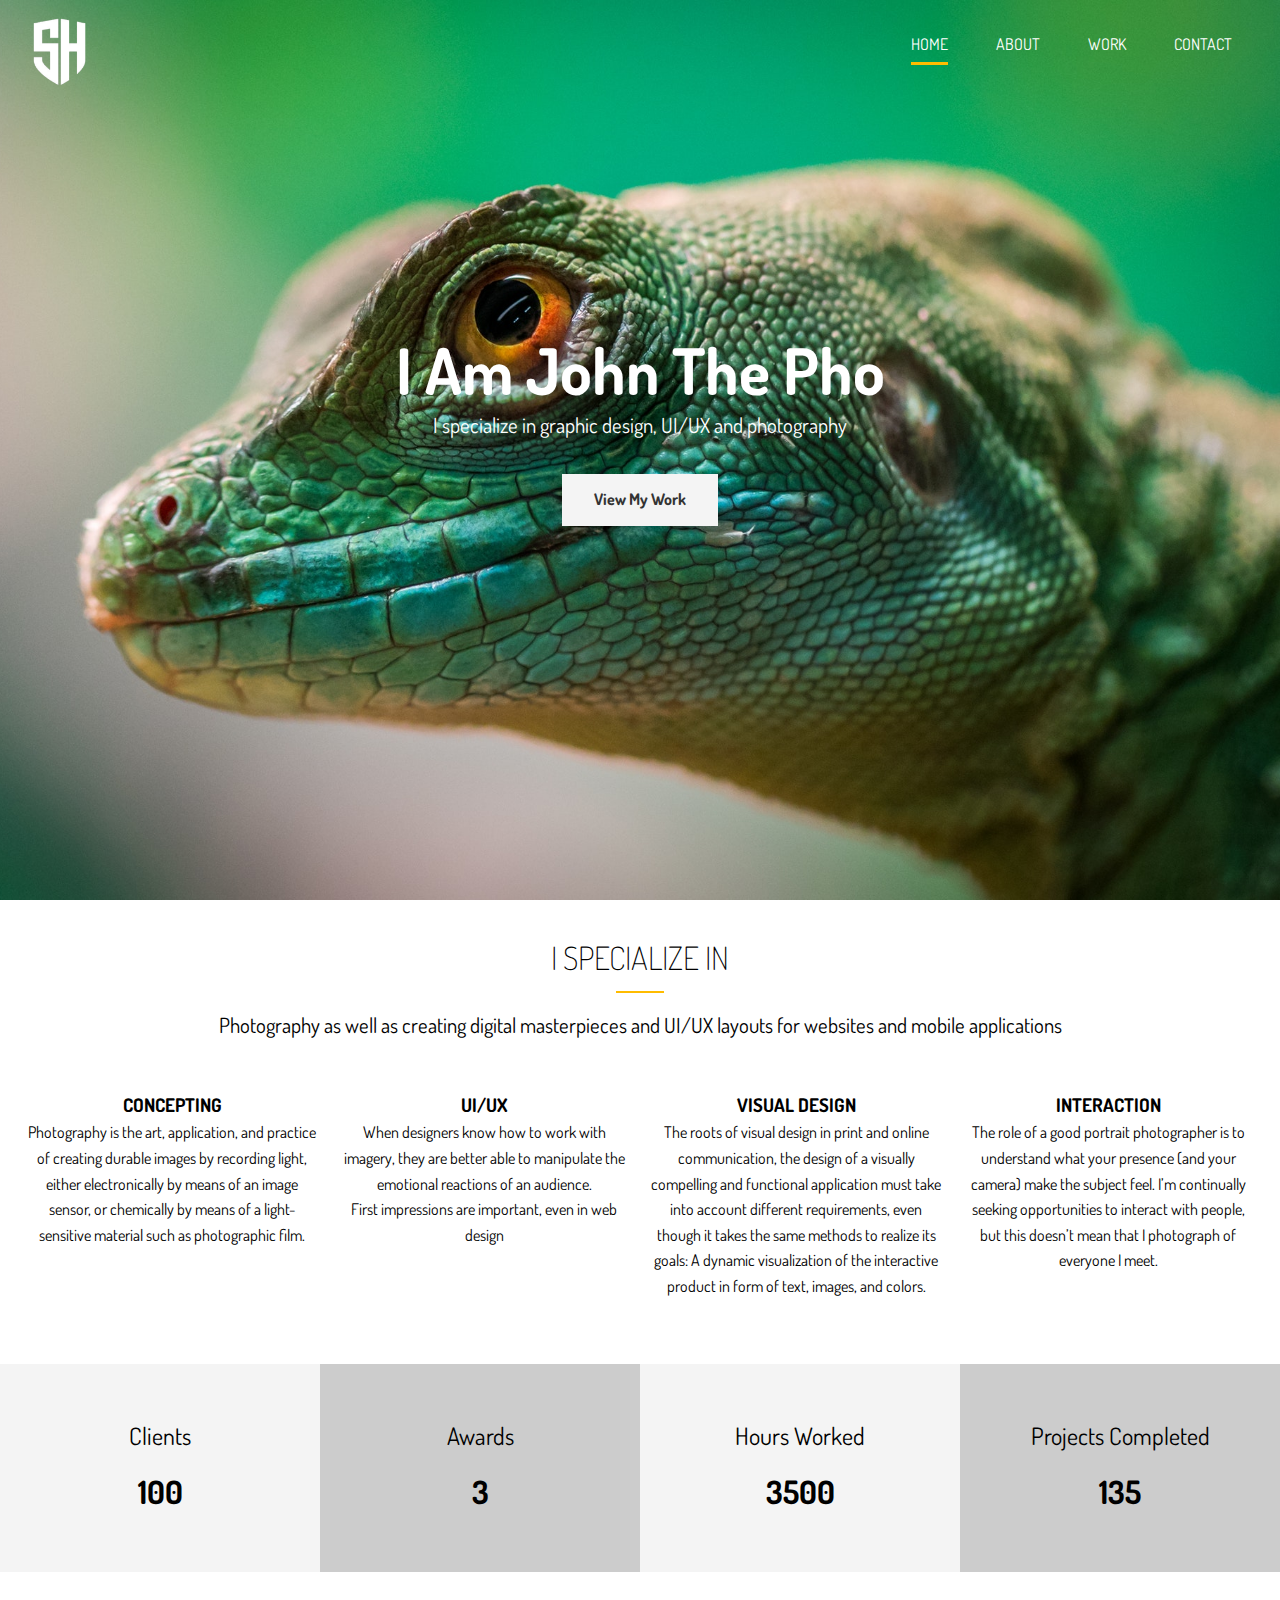
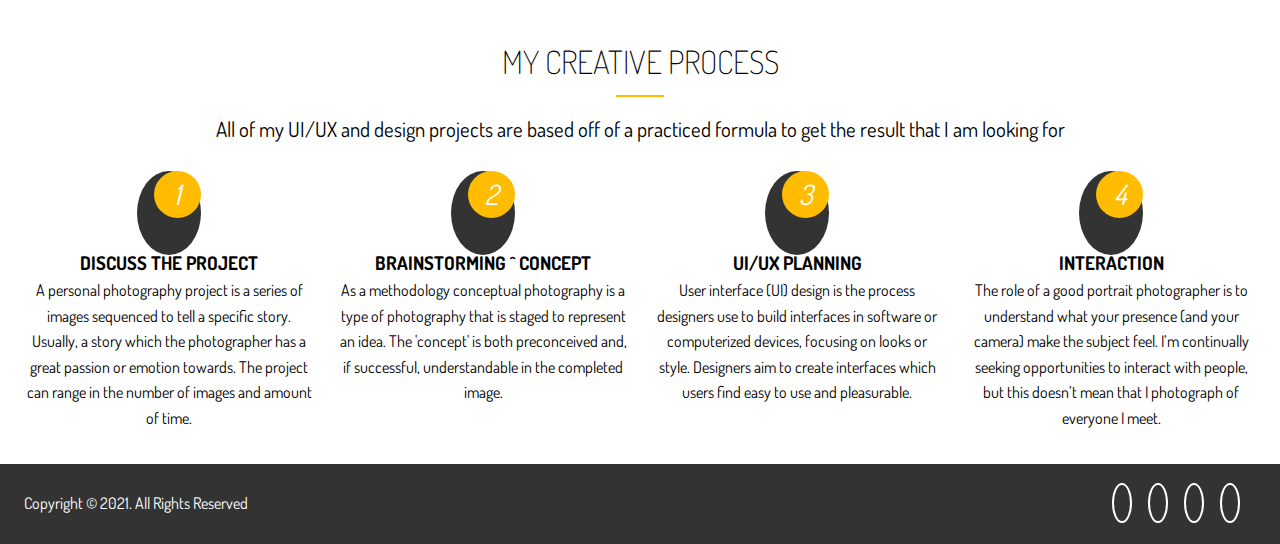
<file: index.html>
<!DOCTYPE html>
<html lang="en">
  <head>
    <meta charset="UTF-8" />
    <meta name="viewport" content="width=device-width, initial-scale=1.0" />
    <meta http-equiv="X-UA-Compatible" content="ie=edge" />
    <link
      rel="stylesheet"
      href="https://use.fontawesome.com/releases/v5.7.2/css/all.css"
      integrity="sha384-fnmOCqbTlWIlj8LyTjo7mOUStjsKC4pOpQbqyi7RrhN7udi9RwhKkMHpvLbHG9Sr"
      crossorigin="anonymous"
    />
    <link
      href="https://fonts.googleapis.com/css?family=Dosis"
      rel="stylesheet"
    />
    <link rel="stylesheet" href="css/main.css" />
    <title>John Doe | UI/UX Designer & Photographer</title>
  </head>
  <body>
    <!-- Header -->
    <header id="header-home">
      <div class="container">
        <nav id="main-nav">
          <img src="img/logo.png" alt="My Portfolio" id="logo" />
          <ul>
            <li><a href="index.html" class="current">Home</a></li>
            <li><a href="about.html">About</a></li>
            <li><a href="work.html">Work</a></li>
            <li><a href="contact.html">Contact</a></li>
          </ul>
        </nav>
        <div class="header-content">
          <h1>
            I Am John The
            <span
              class="txt-type"
              data-wait="3000"
              data-words='["Photographer", "Designer", "UI/UX Dev"]'
            ></span>
          </h1>
          <p class="lead">
            I specialize in graphic design, UI/UX and photography
          </p>
          <a href="work.html" class="btn-light"> <b> View My Work </b> </a>
        </div>
      </div>
    </header>

    <!-- Section A: Specialize -->
    <section id="home-a" class="text-center py-2">
      <div class="container">
        <h2 class="section-title">I Specialize In</h2>
        <div class="bottom-line"></div>
        <p class="lead">
          Photography as well as creating digital masterpieces and UI/UX layouts
          for websites and mobile applications
        </p>
        <div class="specials">
          <div>
            <i class="fas fa-file-alt fa-2x"></i>
            <h3>Concepting</h3>
            <p>
              Photography is the art, application, 
              and practice of creating durable images by recording light, 
              either electronically by means of an image sensor, 
              or chemically by means of a light-sensitive material such as photographic film.
            </p>
          </div>
          <div>
            <i class="fas fa-desktop fa-2x"></i>
            <h3>UI/UX</h3>
            <p>
              When designers know how to work with imagery, 
              they are better able to manipulate the emotional reactions of an audience.
            <br>First impressions are important, even in web design
            </p>
          </div>
          <div>
            <i class="fas fa-object-ungroup fa-2x"></i>
            <h3>Visual Design</h3>
            <p>
              The roots of visual design in print and online communication, 
              the design of a visually compelling and functional application must 
              take into account different requirements, 
              even though it takes the same methods to realize its goals: 
              A dynamic visualization of the interactive product in form of text, images, and colors.
            </p>
          </div>
          <div>
            <i class="fas fa-thumbs-up fa-2x"></i>
            <h3>Interaction</h3>
            <p>
              The role of a good portrait photographer is to understand what 
              your presence (and your camera) make the subject feel. 
              I’m continually seeking opportunities to interact with people, 
              but this doesn’t mean that I photograph of everyone I meet.
            </p>
          </div>
        </div>
      </div>
    </section>

    <!-- Section B: Stats -->
    <section id="home-b" class="text-center py-2">
      <div class="stats">
        <div>
          <ul>
            <li><i class="fas fa-users fa-3x"></i></li>
            <li class="stats-title">Clients</li>
            <li class="stats-number">100</li>
          </ul>
        </div>
        <div>
          <ul>
            <li><i class="fas fa-award fa-3x"></i></li>
            <li class="stats-title">Awards</li>
            <li class="stats-number">3</li>
          </ul>
        </div>
        <div>
          <ul>
            <li><i class="fas fa-hourglass-start fa-3x"></i></li>
            <li class="stats-title">Hours Worked</li>
            <li class="stats-number">3500</li>
          </ul>
        </div>
        <div>
          <ul>
            <li><i class="fas fa-code-branch fa-3x"></i></li>
            <li class="stats-title">Projects Completed</li>
            <li class="stats-number">135</li>
          </ul>
        </div>
      </div>
    </section>

    <!-- Section C: Process -->
    <section id="home-c" class="text-center py-2">
      <div class="container">
        <h2 class="section-title">
          My Creative Process
        </h2>
        <div class="bottom-line"></div>
        <p class="lead">
          All of my UI/UX and design projects are based off of a practiced
          formula to get the result that I am looking for
        </p>
        <div class="process">
          <div>
            <i class="fas fa-file-alt fa-4x process-icon my-2">
              <div class="process-step">1</div>
            </i>
            <h3>Discuss The Project</h3>
            <p>
              A personal photography project is a series of images sequenced to tell a specific story. 
              Usually, a story which the photographer has a great passion or emotion towards. 
              The project can range in the number of images and amount of time.
            </p>
          </div>
          <div>
            <i class="fas fa-desktop fa-4x process-icon my-2">
              <div class="process-step">2</div>
            </i>
            <h3>Brainstorming ^ Concept</h3>
            <p>
              As a methodology conceptual photography is a type of 
              photography that is staged to represent an idea. 
              The 'concept' is both preconceived and, if successful, 
              understandable in the completed image.
            </p>
          </div>
          <div>
            <i class="fas fa-object-ungroup fa-4x process-icon my-2">
              <div class="process-step">3</div>
            </i>
            <h3>UI/UX Planning</h3>
            <p>
              User interface (UI) design is the process designers use to build 
              interfaces in software or computerized devices, focusing on looks or style. 
              Designers aim to create interfaces which users find easy to use and pleasurable. 
            </p>
          </div>
          <div>
            <i class="fas fa-thumbs-up fa-4x process-icon my-2">
              <div class="process-step">4</div>
            </i>
            <h3>Interaction</h3>
            <p>
              The role of a good portrait photographer is to understand what your presence 
              (and your camera) make the subject feel. I’m continually seeking 
              opportunities to interact with people, 
              but this doesn’t mean that I photograph of everyone I meet.
            </p>
          </div>
        </div>
      </div>
    </section>

    <!-- Footer -->
    <footer id="main-footer">
      <div class="footer-content container">
        <p>Copyright &copy; 2021. All Rights Reserved</p>
        <div class="social">
          <a href="https://chat.whatsapp.com/HPEjm1mwq4g7JsaerkxhVR"> <i class="fab fa-whatsapp"></i> </a>
          <a href="https://www.facebook.com/hera.dilshad.7"> <i class="fab fa-facebook"></i> </a> 
          <a href="https://www.instagram.com/harshgoyal61900/"> <i class="fab fa-instagram"></i> </a>
          <a href="https://www.linkedin.com/in/mohammad-saif-84147b198/"> <i class="fab fa-linkedin"></i> </a>
        </div>
      </div>
    </footer>

    <!-- Type Effect Tutorial: https://www.youtube.com/watch?v=POX3dT-pB4E -->
    <script src="js/typewriter.js"></script>
  </body>
</html>
</file>
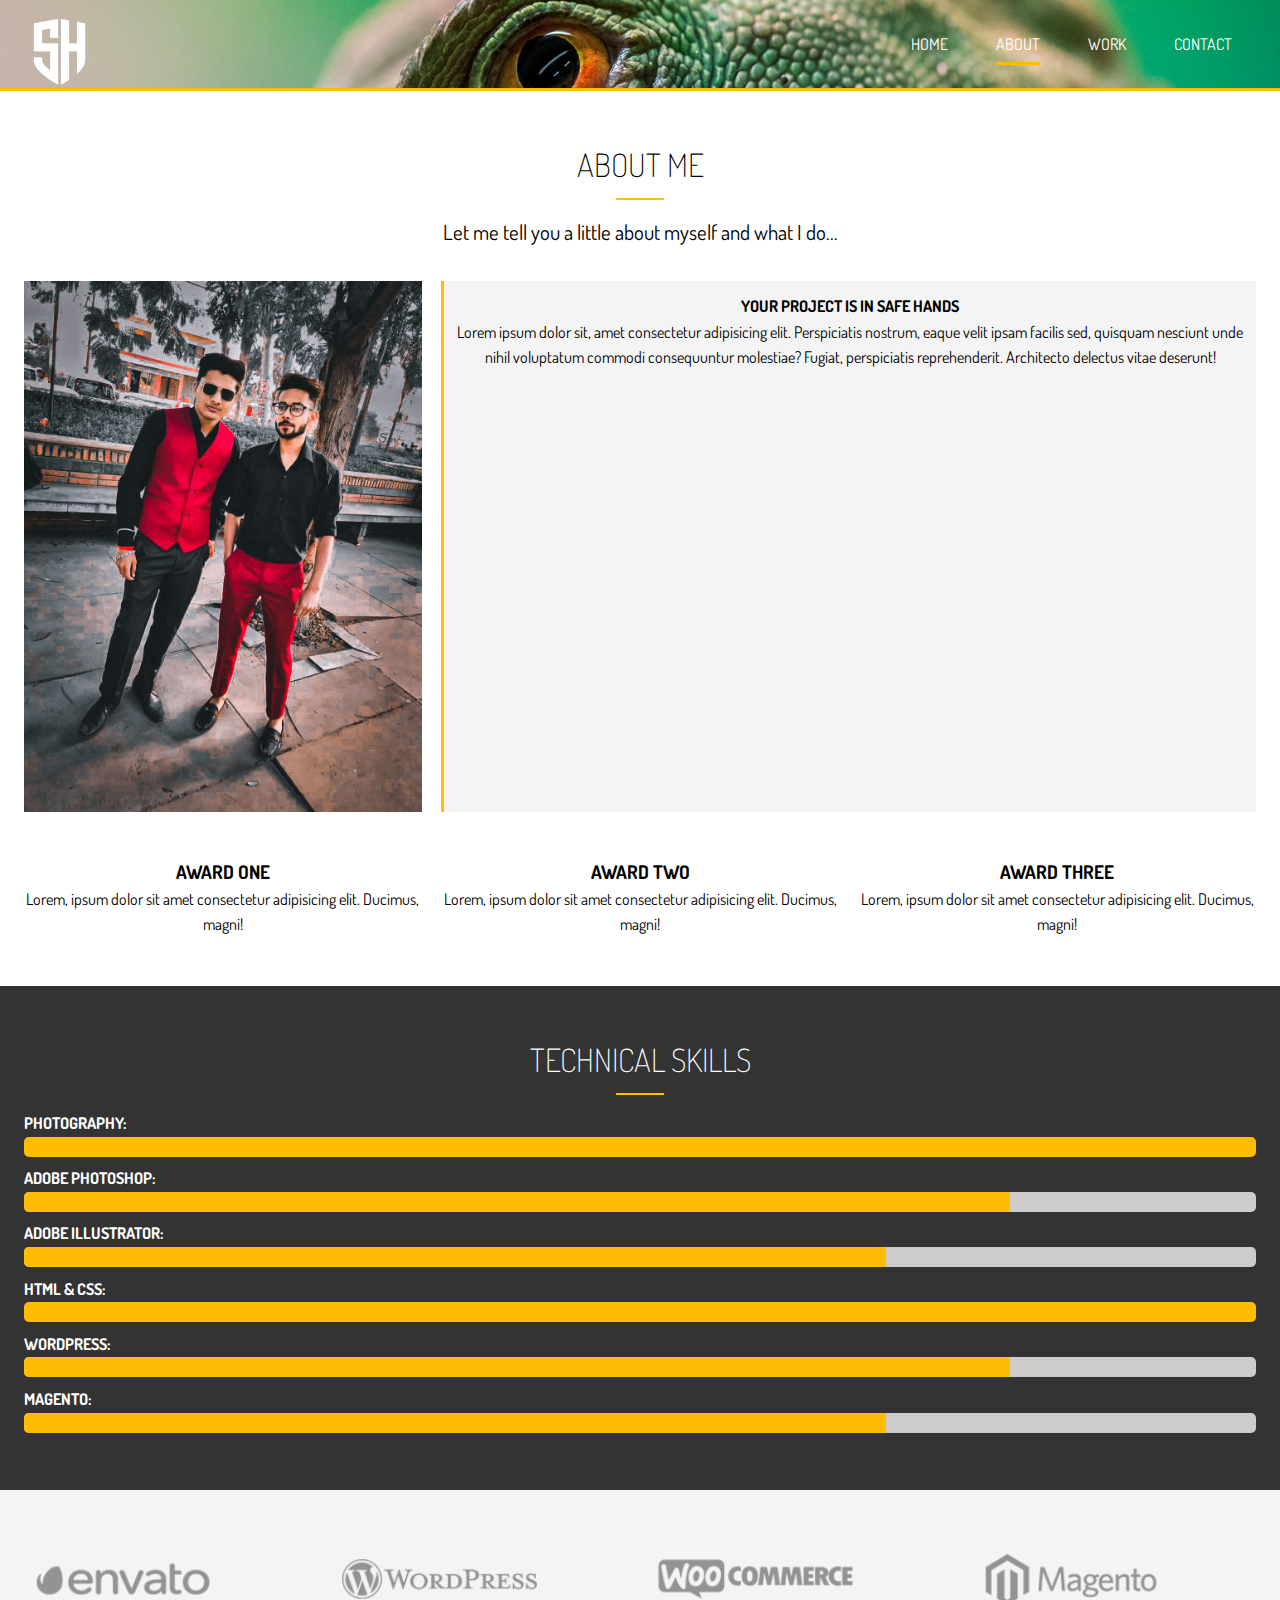
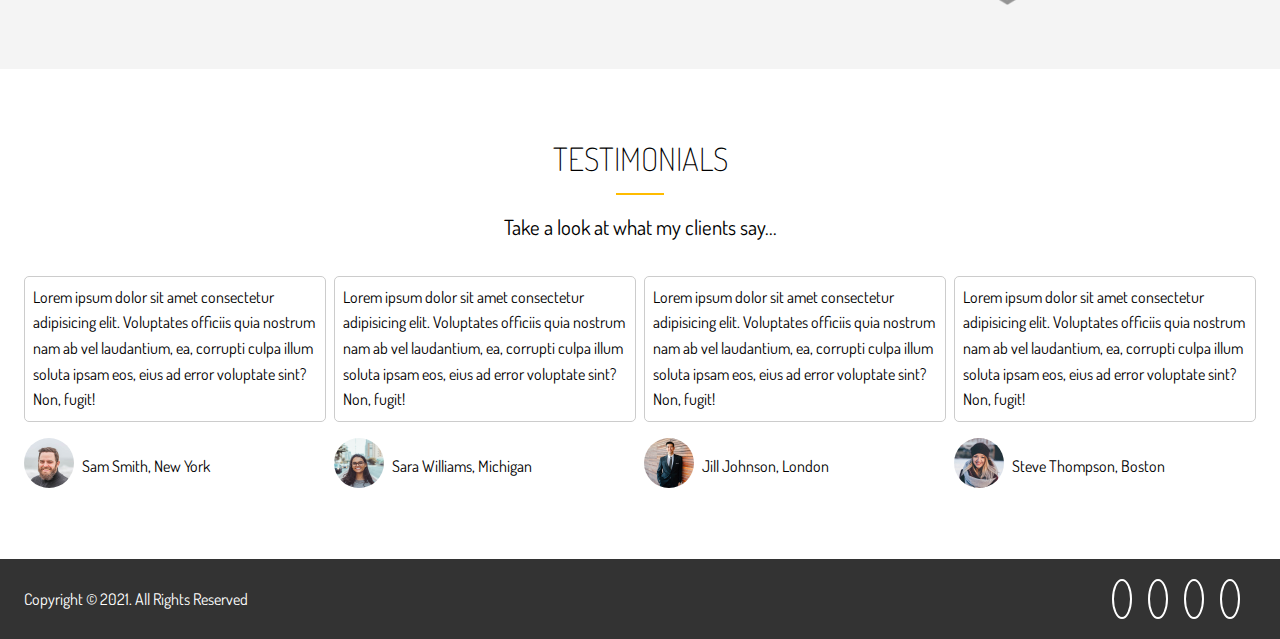
<file: about.html>
<!DOCTYPE html>
<html lang="en">
  <head>
    <meta charset="UTF-8" />
    <meta name="viewport" content="width=device-width, initial-scale=1.0" />
    <meta http-equiv="X-UA-Compatible" content="ie=edge" />
    <link
      rel="stylesheet"
      href="https://use.fontawesome.com/releases/v5.7.2/css/all.css"
      integrity="sha384-fnmOCqbTlWIlj8LyTjo7mOUStjsKC4pOpQbqyi7RrhN7udi9RwhKkMHpvLbHG9Sr"
      crossorigin="anonymous"
    />
    <link
      href="https://fonts.googleapis.com/css?family=Dosis"
      rel="stylesheet"
    />
    <link rel="stylesheet" href="css/main.css" />
    <title>About Me | UI/UX Designer & Photographer</title>
  </head>
  <body>
    <!-- Header -->
    <header id="header-inner">
      <div class="container">
        <nav id="main-nav">
          <img src="img/logo.png" alt="My Portfolio" id="logo" />
          <ul>
            <li><a href="index.html">Home</a></li>
            <li><a href="about.html" class="current">About</a></li>
            <li><a href="work.html">Work</a></li>
            <li><a href="contact.html">Contact</a></li>
          </ul>
        </nav>
      </div>
    </header>

    <!-- Section A: Info -->
    <section id="about-a" class="text-center py-3">
      <div class="container">
        <h2 class="section-title">About Me</h2>
        <div class="bottom-line"></div>
        <p class="lead">
          Let me tell you a little about myself and what I do...
        </p>
        <div class="about-info">
          <img src="img/about.jpg" alt="" class="bio-image" />
          <div class="bio bg-light">
            <h4>Your Project Is In Safe Hands</h4>
            <p>
              Lorem ipsum dolor sit, amet consectetur adipisicing elit.
              Perspiciatis nostrum, eaque velit ipsam facilis sed, quisquam
              nesciunt unde nihil voluptatum commodi consequuntur molestiae?
              Fugiat, perspiciatis reprehenderit. Architecto delectus vitae
              deserunt!
            </p>
          </div>
          <div class="award-1">
            <i class="fas fa-award fa-3x"></i>
            <h3>Award One</h3>
            <p>
              Lorem, ipsum dolor sit amet consectetur adipisicing elit. Ducimus,
              magni!
            </p>
          </div>
          <div class="award-2">
            <i class="fas fa-award fa-3x"></i>
            <h3>Award Two</h3>
            <p>
              Lorem, ipsum dolor sit amet consectetur adipisicing elit. Ducimus,
              magni!
            </p>
          </div>
          <div class="award-3">
            <i class="fas fa-award fa-3x"></i>
            <h3>Award Three</h3>
            <p>
              Lorem, ipsum dolor sit amet consectetur adipisicing elit. Ducimus,
              magni!
            </p>
          </div>
        </div>
      </div>
    </section>

    <!-- Section B: Progress Bars -->
    <section id="about-b" class="bg-dark py-3">
      <div class="container">
        <h2 class="section-title">Technical Skills</h2>
        <div class="bottom-line"></div>
        <h4>Photography:</h4>
        <div class="progress">
          <div style="width:100%"></div>
        </div>
        <h4>Adobe Photoshop:</h4>
        <div class="progress">
          <div style="width:80%"></div>
        </div>
        <h4>Adobe Illustrator:</h4>
        <div class="progress">
          <div style="width:70%"></div>
        </div>
        <h4>HTML & CSS:</h4>
        <div class="progress">
          <div style="width:100%"></div>
        </div>
        <h4>Wordpress:</h4>
        <div class="progress">
          <div style="width:80%"></div>
        </div>
        <h4>Magento:</h4>
        <div class="progress">
          <div style="width:70%"></div>
        </div>
      </div>
    </section>

    <!-- Section C: Logos -->
    <section id="about-c" class="py-4 bg-light">
      <div class="container">
        <div class="about-logos">
          <img src="img/about-logos/logo-envato.png" alt="" />
          <img src="img/about-logos/logo-wordpress.png" alt="" />
          <img src="img/about-logos/logo-woocommerce.png" alt="" />
          <img src="img/about-logos/logo-magento.png" alt="" />
        </div>
      </div>
    </section>

    <!-- Section D: Testimonials -->
    <section id="about-d" class="py-4">
      <div class="container">
        <h2 class="section-title">Testimonials</h2>
        <div class="bottom-line"></div>
        <p class="lead text-center">Take a look at what my clients say...</p>
        <div class="testimonials">
          <div>
            <p>
              Lorem ipsum dolor sit amet consectetur adipisicing elit.
              Voluptates officiis quia nostrum nam ab vel laudantium, ea,
              corrupti culpa illum soluta ipsam eos, eius ad error voluptate
              sint? Non, fugit!
            </p>
            <ul>
              <li><img src="img/testimonials//person1.jpg" alt="" /></li>
              <li>Sam Smith, New York</li>
            </ul>
          </div>
          <div>
            <p>
              Lorem ipsum dolor sit amet consectetur adipisicing elit.
              Voluptates officiis quia nostrum nam ab vel laudantium, ea,
              corrupti culpa illum soluta ipsam eos, eius ad error voluptate
              sint? Non, fugit!
            </p>
            <ul>
              <li><img src="img/testimonials//person2.jpg" alt="" /></li>
              <li>Sara Williams, Michigan</li>
            </ul>
          </div>
          <div>
            <p>
              Lorem ipsum dolor sit amet consectetur adipisicing elit.
              Voluptates officiis quia nostrum nam ab vel laudantium, ea,
              corrupti culpa illum soluta ipsam eos, eius ad error voluptate
              sint? Non, fugit!
            </p>
            <ul>
              <li><img src="img/testimonials//person3.jpg" alt="" /></li>
              <li>Jill Johnson, London</li>
            </ul>
          </div>
          <div>
            <p>
              Lorem ipsum dolor sit amet consectetur adipisicing elit.
              Voluptates officiis quia nostrum nam ab vel laudantium, ea,
              corrupti culpa illum soluta ipsam eos, eius ad error voluptate
              sint? Non, fugit!
            </p>
            <ul>
              <li><img src="img/testimonials//person4.jpg" alt="" /></li>
              <li>Steve Thompson, Boston</li>
            </ul>
          </div>
        </div>
      </div>
    </section>

    <!-- Footer -->
    <footer id="main-footer">
      <div class="footer-content container">
        <p>Copyright &copy; 2021. All Rights Reserved</p>
        <div class="social">
          <a href="https://chat.whatsapp.com/HPEjm1mwq4g7JsaerkxhVR"> <i class="fab fa-whatsapp"></i> </a>
          <a href="https://www.facebook.com/hera.dilshad.7"> <i class="fab fa-facebook"></i> </a> 
          <a href="https://www.instagram.com/harshgoyal61900/"> <i class="fab fa-instagram"></i> </a>
          <a href="https://www.linkedin.com/in/mohammad-saif-84147b198/"> <i class="fab fa-linkedin"></i> </a>
        </div>
      </div>
    </footer>
  </body>
</html>
</file>
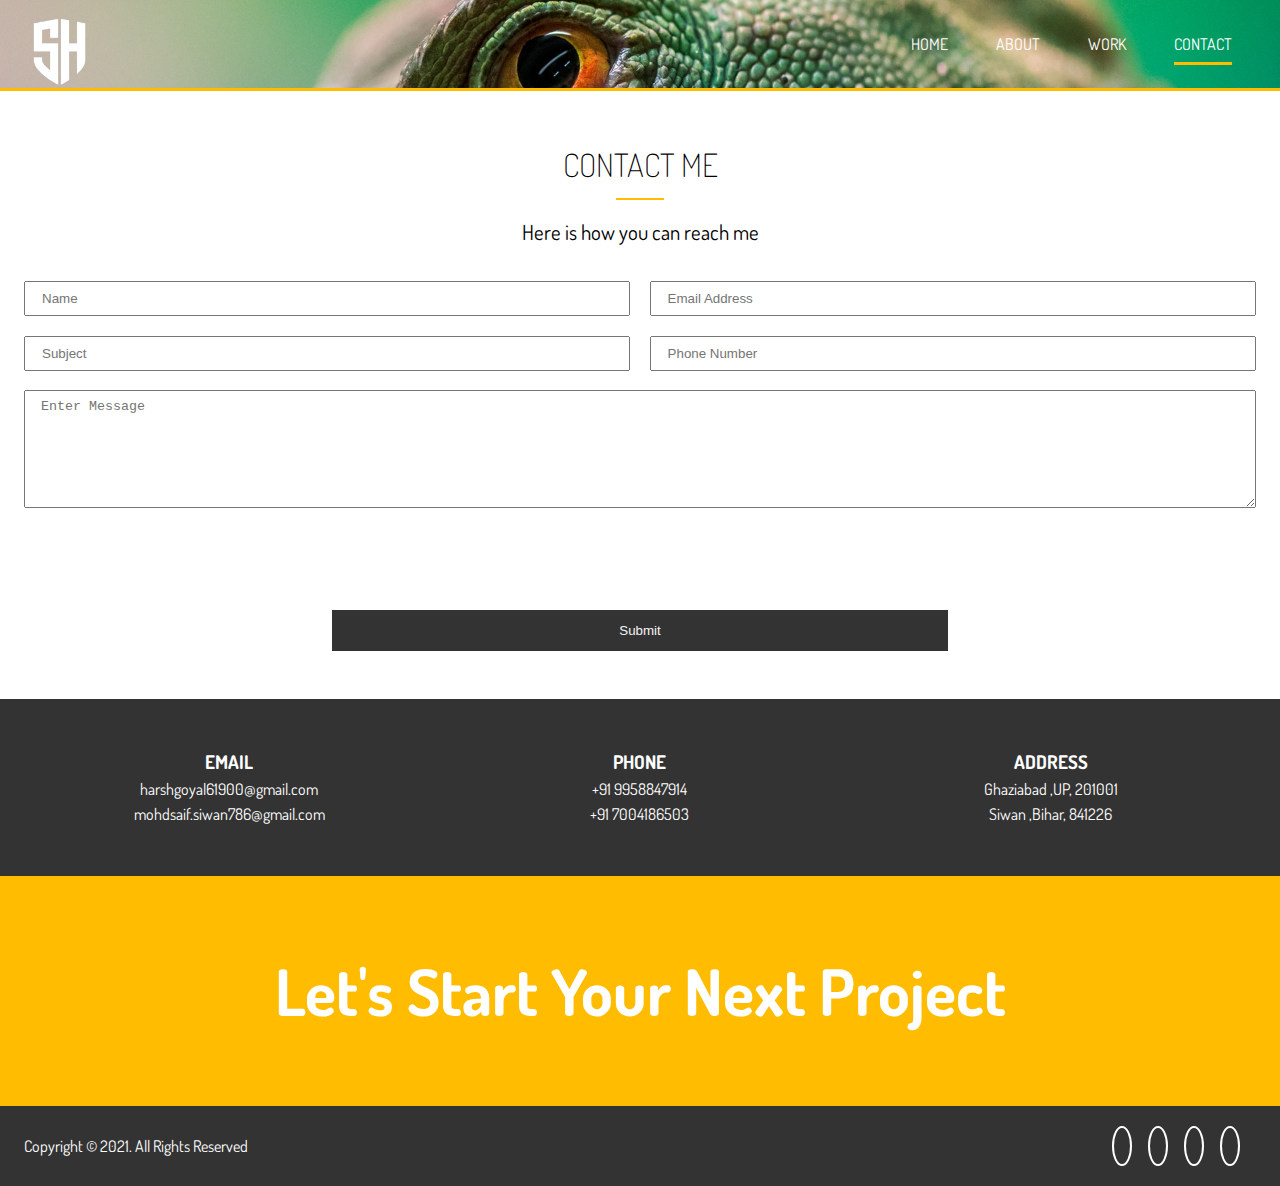
<file: contact.html>
<!DOCTYPE html>
<html lang="en">
  <head>
    <meta charset="UTF-8" />
    <meta name="viewport" content="width=device-width, initial-scale=1.0" />
    <meta http-equiv="X-UA-Compatible" content="ie=edge" />
    <link
      rel="stylesheet"
      href="https://use.fontawesome.com/releases/v5.7.2/css/all.css"
      integrity="sha384-fnmOCqbTlWIlj8LyTjo7mOUStjsKC4pOpQbqyi7RrhN7udi9RwhKkMHpvLbHG9Sr"
      crossorigin="anonymous"
    />
    <link
      href="https://fonts.googleapis.com/css?family=Dosis"
      rel="stylesheet"
    />
    <link rel="stylesheet" href="css/main.css" />
    <title>Contact Me | UI/UX Designer & Photographer</title>
  </head>
  <body>
    <!-- Header -->
    <header id="header-inner">
      <div class="container">
        <nav id="main-nav">
          <img src="img/logo.png" alt="My Portfolio" id="logo" />
          <ul>
            <li><a href="index.html">Home</a></li>
            <li><a href="about.html">About</a></li>
            <li><a href="work.html">Work</a></li>
            <li><a href="contact.html" class="current">Contact</a></li>
          </ul>
        </nav>
      </div>
    </header>

    <!-- Section A: Contact Form -->
    <section id="contact-a" class="text-center py-3">
      <div class="container">
        <h2 class="section-title">Contact Me</h2>
        <div class="bottom-line"></div>
        <p class="lead">Here is how you can reach me</p>
        <form method="POST" data-netlify="true" data-netlify-recaptcha="true">
          <div class="text-fields">
            <input
              type="text"
              class="text-input name-input"
              placeholder="Name"
              name="name"
            />
            <input
              type="text"
              class="text-input subject-input"
              placeholder="Subject"
              name="subject"
            />
            <input
              type="email"
              class="text-input email-input"
              placeholder="Email Address"
              name="email"
            />
            <input
              type="text"
              class="text-input phone-input"
              placeholder="Phone Number"
              name="phone"
            />
            <textarea
              class="text-input message-input"
              placeholder="Enter Message"
              name="message"
            ></textarea>
            <div class="my-2">
              <div data-netlify-recaptcha="true"></div>
            </div>
          </div>
          <button type="submit" class="btn-dark">Submit</button>
        </form>
      </div>
    </section>

    <!-- Section B: Contact Info -->
    <section id="contact-b" class="py-3 bg-dark">
      <div class="container">
        <div class="contact-info">
          <div>
            <i class="fas fa-envelope fa-2x"></i>
            <h3>Email</h3>
            <p>harshgoyal61900@gmail.com</p>
            <p>mohdsaif.siwan786@gmail.com</p>
          </div>
          <div>
            <i class="fas fa-phone fa-2x"></i>
            <h3>Phone</h3>
            <p>+91 9958847914</p>
            <p>+91 7004186503</p>
          </div>
          <div>
            <i class="fas fa-address-card fa-2x"></i>
            <h3>Address</h3>
            <p>Ghaziabad ,UP, 201001</p>
            <p>Siwan ,Bihar, 841226</p>
          </div>
        </div>
      </div>
    </section>

    <!-- Section C: Tagline -->
    <section id="contact-c" class="bg-main py-4">
      <div class="container">
        <h1>Let's Start Your Next Project</h1>
      </div>
    </section>

    <!-- Footer -->
    <footer id="main-footer">
      <div class="footer-content container">
        <p>Copyright &copy; 2021. All Rights Reserved</p>
        <div class="social">
          <a href="https://chat.whatsapp.com/HPEjm1mwq4g7JsaerkxhVR"> <i class="fab fa-whatsapp"></i> </a>
          <a href="https://www.facebook.com/hera.dilshad.7"> <i class="fab fa-facebook"></i> </a> 
          <a href="https://www.instagram.com/harshgoyal61900/"> <i class="fab fa-instagram"></i> </a>
          <a href="https://www.linkedin.com/in/mohammad-saif-84147b198/"> <i class="fab fa-linkedin"></i> </a>
        </div>
      </div>
    </footer>
  </body>
</html>
</file>
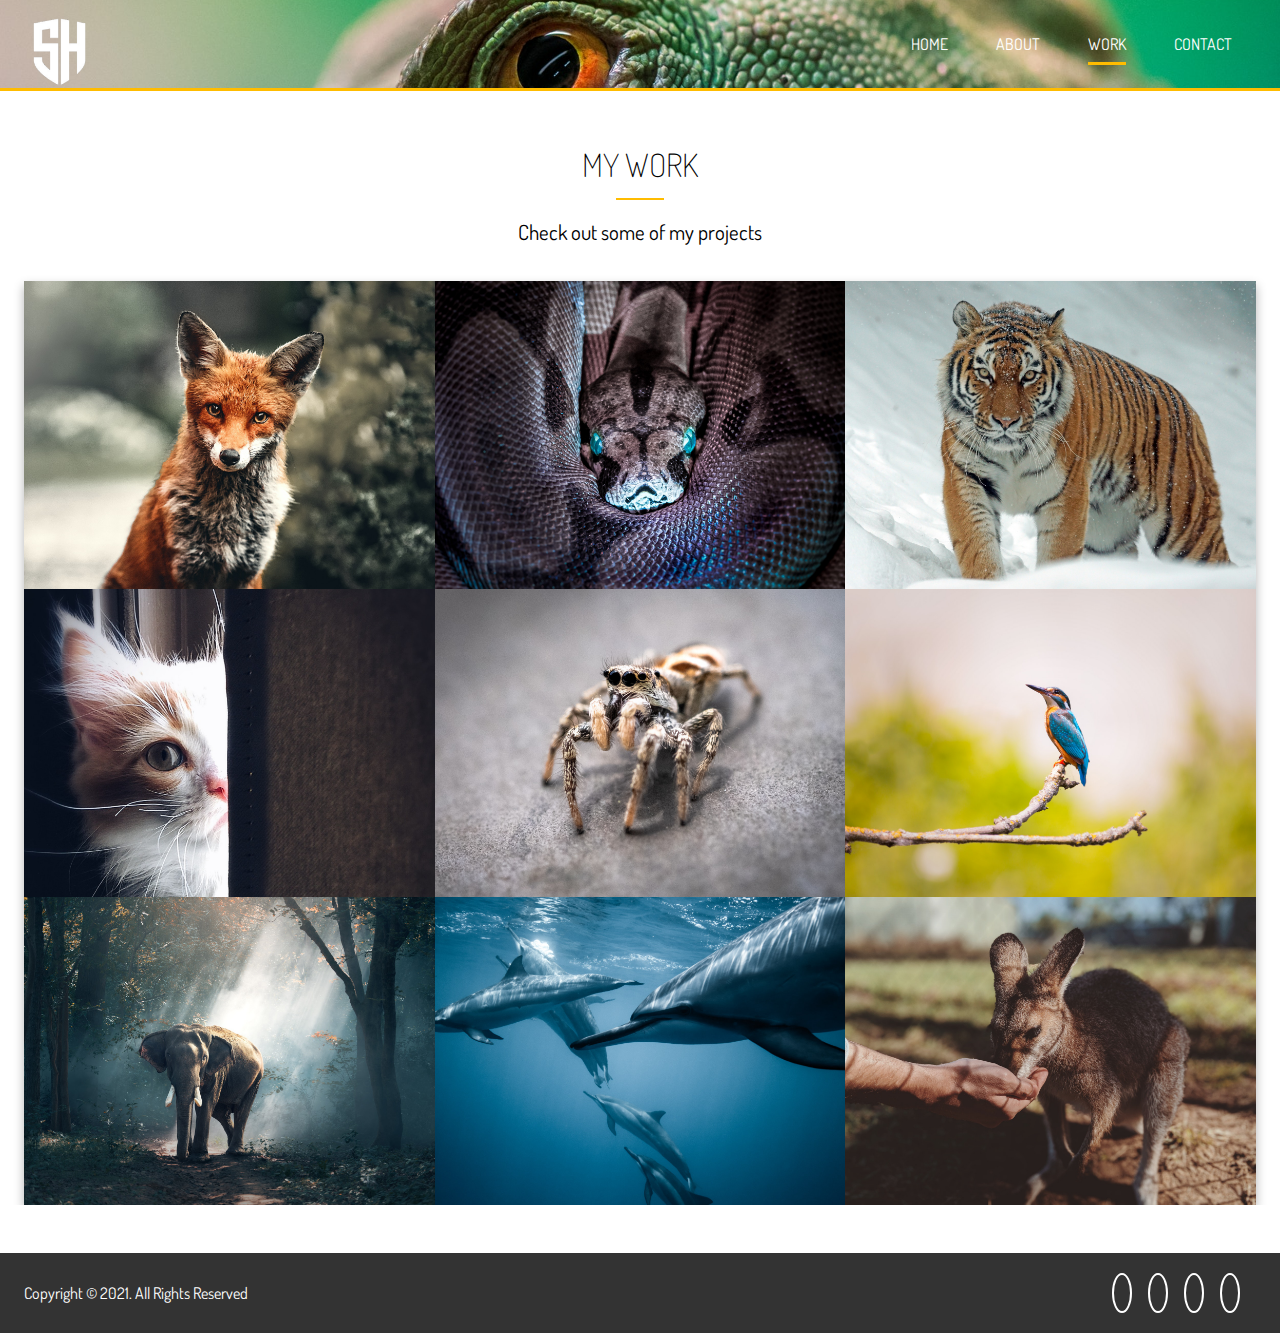
<file: work.html>
<!DOCTYPE html>
<html lang="en">
  <head>
    <meta charset="UTF-8" />
    <meta name="viewport" content="width=device-width, initial-scale=1.0" />
    <meta http-equiv="X-UA-Compatible" content="ie=edge" />
    <link
      rel="stylesheet"
      href="https://use.fontawesome.com/releases/v5.7.2/css/all.css"
      integrity="sha384-fnmOCqbTlWIlj8LyTjo7mOUStjsKC4pOpQbqyi7RrhN7udi9RwhKkMHpvLbHG9Sr"
      crossorigin="anonymous"
    />
    <link
      href="https://fonts.googleapis.com/css?family=Dosis"
      rel="stylesheet"
    />
    <link rel="stylesheet" href="css/main.css" />
    <title>My Work | UI/UX Designer & Photographer</title>
  </head>
  <body>
    <!-- Header -->
    <header id="header-inner">
      <div class="container">
        <nav id="main-nav">
          <img src="img/logo.png" alt="My Portfolio" id="logo" />
          <ul>
            <li><a href="index.html">Home</a></li>
            <li><a href="about.html">About</a></li>
            <li><a href="work.html" class="current">Work</a></li>
            <li><a href="contact.html">Contact</a></li>
          </ul>
        </nav>
      </div>
    </header>

    <!-- Section A: Gallery -->
    <section id="work-a" class="text-center py-3">
      <div class="container">
        <h2 class="section-title">My Work</h2>
        <div class="bottom-line"></div>
        <p class="lead">
          Check out some of my projects
        </p>
        <div class="items">
          <div class="item">
            <div class="item-image">
              <img src="img/items/item1.png" alt="" />
            </div>
            <div class="item-text">
              <div class="item-text-wrap">
                <p class="item-text-category">Design</p>
                <h2 class="item-text-title">Great Gradients</h2>
              </div>
            </div>
          </div>
          <div class="item">
            <div class="item-image">
              <img src="img/items/item2.png" alt="" />
            </div>
            <div class="item-text">
              <div class="item-text-wrap">
                <p class="item-text-category">UI/UX</p>
                <h2 class="item-text-title">World Experience</h2>
              </div>
            </div>
          </div>
          <div class="item">
            <div class="item-image">
              <img src="img/items/item3.png" alt="" />
            </div>
            <div class="item-text">
              <div class="item-text-wrap">
                <p class="item-text-category">Photography & Design</p>
                <h2 class="item-text-title">Vanishing</h2>
              </div>
            </div>
          </div>
          <div class="item">
            <div class="item-image">
              <img src="img/items/item4.png" alt="" />
            </div>
            <div class="item-text">
              <div class="item-text-wrap">
                <p class="item-text-category">Design</p>
                <h2 class="item-text-title">Gap INC</h2>
              </div>
            </div>
          </div>
          <div class="item">
            <div class="item-image">
              <img src="img/items/item5.png" alt="" />
            </div>
            <div class="item-text">
              <div class="item-text-wrap">
                <p class="item-text-category">Mobile UI Design</p>
                <h2 class="item-text-title">Face THe Experience</h2>
              </div>
            </div>
          </div>
          <div class="item">
            <div class="item-image">
              <img src="img/items/item6.png" alt="" />
            </div>
            <div class="item-text">
              <div class="item-text-wrap">
                <p class="item-text-category">Design Concept</p>
                <h2 class="item-text-title">Bezier Curves</h2>
              </div>
            </div>
          </div>
          <div class="item">
            <div class="item-image">
              <img src="img/items/item7.png" alt="" />
            </div>
            <div class="item-text">
              <div class="item-text-wrap">
                <p class="item-text-category">Photography</p>
                <h2 class="item-text-title">Dock Ponder</h2>
              </div>
            </div>
          </div>
          <div class="item">
            <div class="item-image">
              <img src="img/items/item8.png" alt="" />
            </div>
            <div class="item-text">
              <div class="item-text-wrap">
                <p class="item-text-category">Web Applications</p>
                <h2 class="item-text-title">Restaurant App</h2>
              </div>
            </div>
          </div>
          <div class="item">
            <div class="item-image">
              <img src="img/items/item9.png" alt="" />
            </div>
            <div class="item-text">
              <div class="item-text-wrap">
                <p class="item-text-category">Social Network Concept</p>
                <h2 class="item-text-title">FriendFeed</h2>
              </div>
            </div>
          </div>
        </div>
      </div>
    </section>

    <!-- Footer -->
    <footer id="main-footer">
      <div class="footer-content container">
        <p>Copyright &copy; 2021. All Rights Reserved</p>
        <div class="social">
          <a href="https://chat.whatsapp.com/HPEjm1mwq4g7JsaerkxhVR"> <i class="fab fa-whatsapp"></i> </a>
          <a href="https://www.facebook.com/hera.dilshad.7"> <i class="fab fa-facebook"></i> </a> 
          <a href="https://www.instagram.com/harshgoyal61900/"> <i class="fab fa-instagram"></i> </a>
          <a href="https://www.linkedin.com/in/mohammad-saif-84147b198/"> <i class="fab fa-linkedin"></i> </a>
        </div>
      </div>
    </footer>
  </body>
</html>
</file>
<file: css/main.css>
.container {
  max-width: 1280px;
  padding: 0 1.5rem;
  margin: auto;
  overflow: hidden; }

.btn-main, .btn-light, .btn-dark {
  display: inline-block;
  padding: 0.8rem 2rem;
  transition: all 0.5s;
  border: none;
  cursor: pointer; }

.btn-main {
  color: #333;
  background-color: #ffbc00; }

.btn-light {
  color: #333;
  background-color: #f4f4f4; }

.btn-dark {
  color: #f4f4f4;
  background-color: #333; }

button[class^='btn-']:hover,
a[class^='btn-']:hover,
input[class^='btn-']:hover {
  background-color: #ffbc00; }

.bg-main {
  background: #ffbc00;
  color: #fff; }

.bg-dark {
  background: #333;
  color: #fff; }

.bg-light {
  background: #f4f4f4;
  color: #000; }

.bg-medium {
  background: #ccc;
  color: #000; }

.lead {
  font-size: 1.3rem;
  margin-bottom: 2rem; }

.text-center {
  text-align: center; }

.py-1 {
  padding: 1rem 0; }

.py-2 {
  padding: 2rem 0; }

.py-3 {
  padding: 3rem 0; }

.py-4 {
  padding: 4rem 0; }

.my-1 {
  margin: 1rem 0; }

.my-2 {
  margin: 2rem 0; }

.my-3 {
  margin: 3rem 0; }

.my-4 {
  margin: 4rem 0; }

.section-title {
  font-size: 2rem;
  display: block;
  padding-bottom: 0.5rem;
  text-align: center;
  font-weight: 100;
  text-transform: uppercase; }

.bottom-line {
  height: 2px;
  width: 3rem;
  background: #ffbc00;
  display: block;
  margin: 0 auto 1rem auto; }

.items {
  display: grid;
  grid-template-columns: repeat(3, 1fr);
  box-shadow: 0 5px 10px 0 rgba(0, 0, 0, 0.3); }

.item {
  position: relative;
  background: #ffbc00;
  overflow: hidden; }
  .item::after {
    content: '';
    position: absolute;
    display: block;
    background: inherit;
    opacity: 0.9;
    top: 0;
    left: 0;
    width: 100%;
    height: 100%;
    transform: scale(2) translateX(-75%) translateY(-75%) rotate(-28deg);
    transition: transform 3s cubic-bezier(0.2, 1, 0.3, 1); }
  .item:hover:after {
    transform: scale(2) translateX(0) translateY(0) rotate(-28deg); }
  .item:hover .item-image {
    transform: scale(1.2); }
  .item:hover .item-text {
    opacity: 1;
    transform: translateY(0); }
  .item-image {
    height: auto;
    transform: translateZ(0);
    display: block;
    transition: transform 750ms cubic-bezier(0.2, 1, 0.3, 1); }
  .item-image:before {
    content: '';
    display: block;
    padding-top: 75%;
    overflow: hidden; }
  .item-image img {
    position: absolute;
    top: 0;
    left: 0;
    width: 100%;
    height: auto;
    line-height: 0; }
  .item-text {
    position: absolute;
    top: 0;
    left: 0;
    bottom: 0;
    right: 0;
    opacity: 0;
    text-align: center;
    z-index: 1;
    color: #fff;
    transform: translateY(-20%);
    transition: opacity 500ms cubic-bezier(0.2, 1, 0.3, 1), transform 500ms cubic-bezier(0.2, 1, 0.3, 1);
    transition-delay: 300ms; }
  .item-text-wrap {
    position: absolute;
    width: 100%;
    top: 50%;
    transform: translateY(-50%); }
  .item-text-title {
    font-size: 2rem;
    padding: 0 1rem;
    margin: 5px 0 0 0; }
  .item-text-category {
    text-transform: uppercase;
    font-size: 1.2rem;
    opacity: 0.7;
    margin: 0; }

* {
  margin: 0;
  padding: 0; }

body {
  font-family: 'Dosis', sans-serif;
  line-height: 1.6;
  background: #fff; }

a {
  text-decoration: none;
  color: #333; }

ul {
  list-style: none; }

h2,
h3,
h4 {
  text-transform: uppercase; }

img {
  width: 100%; }

#logo {
  width: 70px;
  height: 70px;
  color: #fff;
  text-transform: uppercase; }

#main-nav {
  display: flex;
  justify-content: space-between;
  padding-top: 1rem; }
  #main-nav ul {
    display: flex; }
  #main-nav li {
    padding: 1rem 1.5rem; }
  #main-nav a {
    text-decoration: none;
    color: #fff;
    text-transform: uppercase;
    border-bottom: 3px transparent solid;
    padding-bottom: 0.5rem;
    transition: border-color 0.5s; }
    #main-nav a:hover {
      border-color: #ccc; }
    #main-nav a.current {
      border-color: #ffbc00; }

#header-home {
  background: url("../img/showcase.jpg") no-repeat center right/cover;
  height: 100vh;
  color: #fff; }
  #header-home .header-content {
    text-align: center;
    padding-top: 20%; }
    #header-home .header-content h1 {
      font-size: 4rem;
      line-height: 1.2; }

#header-inner {
  background: url("../img/showcase.jpg") no-repeat 20% 30%/cover;
  height: 5.5rem;
  border-bottom: 3px solid #ffbc00; }

#home-a .specials {
  margin-top: 3rem;
  display: grid;
  grid-gap: 1rem;
  grid-template-columns: repeat(4, 1fr); }
  #home-a .specials .fas {
    color: #ffbc00;
    padding-bottom: 0.4rem; }

#home-b .stats {
  display: grid;
  grid-template-columns: repeat(4, 1fr); }
  #home-b .stats li {
    line-height: 2; }
    #home-b .stats li.stats-title {
      font-size: 1.5rem; }
    #home-b .stats li.stats-number {
      font-size: 2rem;
      font-weight: bold; }
  #home-b .stats div {
    padding: 3rem 0; }
    #home-b .stats div:nth-child(odd) {
      background: #f4f4f4; }
    #home-b .stats div:nth-child(even) {
      background: #ccc; }

#home-c .process {
  display: grid;
  grid-template-columns: repeat(4, 1fr);
  grid-gap: 1.5rem;
  text-align: center; }
  #home-c .process-step {
    position: absolute;
    top: 0;
    right: 0;
    font-size: 28px;
    background: #ffbc00;
    color: #fff;
    border-radius: 50%;
    height: 15px;
    width: 15px;
    line-height: 15px;
    padding: 1rem;
    transition: all 1s; }
  #home-c .process-icon {
    border-radius: 50%;
    background: #333;
    color: #fff;
    padding: 2rem;
    width: 70px;
    height: 70px;
    line-height: 70px;
    text-align: center;
    position: relative;
    transition: all 1s; }
    #home-c .process-icon:hover {
      background: #ffbc00;
      width: 90px;
      height: 90px;
      line-height: 90px; }
      #home-c .process-icon:hover .process-step {
        background: #333;
        color: #fff; }

#about-a .about-info {
  display: grid;
  grid-template-areas: 'bioimage bio bio' 'aw1 aw2 aw3';
  grid-gap: 1.2rem; }

#about-a .bio-image {
  grid-area: bioimage; }

#about-a .bio {
  grid-area: bio;
  border-left: 3px solid #ffbc00;
  padding: 0.8rem; }

#about-a .award-1 {
  grid-area: aw1; }

#about-a .award-2 {
  grid-area: aw2; }

#about-a .award-3 {
  grid-area: aw3; }

#about-a .award-1 .fas,
#about-a .award-2 .fas,
#about-a .award-3 .fas {
  color: #ffbc00;
  margin: 1rem; }

#about-b .progress {
  overflow: hidden;
  height: 20px;
  background: #ccc;
  border-radius: 5px;
  margin-bottom: 0.6rem; }
  #about-b .progress div {
    height: 100%;
    color: #fff;
    text-align: center;
    background: #ffbc00; }

#about-c .about-logos {
  display: grid;
  grid-template-columns: repeat(4, 1fr);
  grid-gap: 2rem; }
  #about-c .about-logos img {
    width: 70%; }

#about-d .testimonials {
  display: grid;
  grid-template-columns: repeat(4, 1fr);
  grid-gap: 0.5rem; }
  #about-d .testimonials ul {
    list-style: none;
    margin-top: 1rem;
    display: flex;
    align-items: center; }
  #about-d .testimonials p {
    border: 1px solid #ccc;
    border-radius: 5px;
    padding: 0.5rem; }
  #about-d .testimonials img {
    width: 50px;
    height: 50px;
    border-radius: 50%;
    margin-right: 0.5rem; }

#contact-a .text-fields {
  display: grid;
  grid-template-areas: 'name email' 'subject phone' 'message message';
  grid-gap: 1.2rem;
  margin-bottom: 1.2rem; }
  #contact-a .text-fields .name-input {
    grid-area: name; }
  #contact-a .text-fields .subject-input {
    grid-area: subject; }
  #contact-a .text-fields .email-input {
    grid-area: email; }
  #contact-a .text-fields .phone-input {
    grid-area: phone; }
  #contact-a .text-fields .message-input {
    grid-area: message;
    height: 100px; }
  #contact-a .text-fields .text-input {
    padding: 0.5rem 1rem; }

#contact-a button[type='submit'] {
  width: 50%; }

#contact-b .contact-info {
  display: grid;
  grid-template-columns: repeat(3, 1fr);
  text-align: center; }

#contact-c h1 {
  text-align: center;
  font-size: 4rem; }

#main-footer {
  background:#333;
  color: #fff;
  height: 5rem; }
  #main-footer .footer-content {
    display: flex;
    justify-content: space-between;
    height: 5rem;
    align-items: center; }
    #main-footer .footer-content .social .fab {
      margin-right: 1rem;
      border: 2px #fff solid;
      border-radius: 50%;
      height: 20px;
      width: 20px;
      line-height: 20px;
      text-align: center;
      padding: 0.5rem;
      color: #fff; }
      #main-footer .footer-content .social .fab:hover {
        background: #ffbc00;
        color: #fff; }

@media (max-width: 800px) {
  #header-home {
    height: 30rem; }
    #header-home .header-content {
      padding-top: 5rem; } }

@media (max-width: 500px) {
  #main-nav {
    flex-direction: column;
    align-items: center; }
    #main-nav li {
      padding: 1rem; }
  #header-home {
    height: 10rem;
    border-bottom: 3px solid #ffbc00;
    background-position: 20% 30%; }
    #header-home .header-content {
      display: none; }
  #header-inner {
    height: 10rem; }
  #home-a .specials,
  #home-b .stats,
  #home-c .process,
  #about-d .testimonials,
  #contact-b .contact-info,
  .items {
    grid-template-columns: 1fr; }
  #home-a .specials div {
    border-bottom: 1px #f4f4f4 solid;
    padding-bottom: 1rem; }
    #home-a .specials div:last-child {
      border: none;
      padding-bottom: 0; }
  #home-b .stats div {
    padding: 2rem 0 1rem 0; }
  #about-a .about-info {
    grid-template-areas: 'bioimage' 'bio' 'aw1' 'aw2' 'aw3'; }
  #about-c {
    display: none; }
  #contact-a .text-fields {
    grid-template-areas: 'name' 'subject' 'email' 'phone' 'message'; }
  #contact-b div {
    margin-bottom: 1rem;
    padding-bottom: 1rem;
    border-bottom: 1px #555 solid; }
    #contact-b div:last-child {
      border: none;
      margin-bottom: 0;
      padding-bottom: 0; }
  #contact-c h1 {
    font-size: 2rem; }
  #main-footer {
    height: 7rem; }
    #main-footer .footer-content {
      flex-direction: column;
      padding: 1rem;
      height: 5rem; } }

@media (max-height: 580px) {
  #header-home .header-content {
    padding-top: 3rem; } }

@media (max-height: 330px) {
  #header-home .header-content h1 {
    font-size: 2rem; } }
</file>
